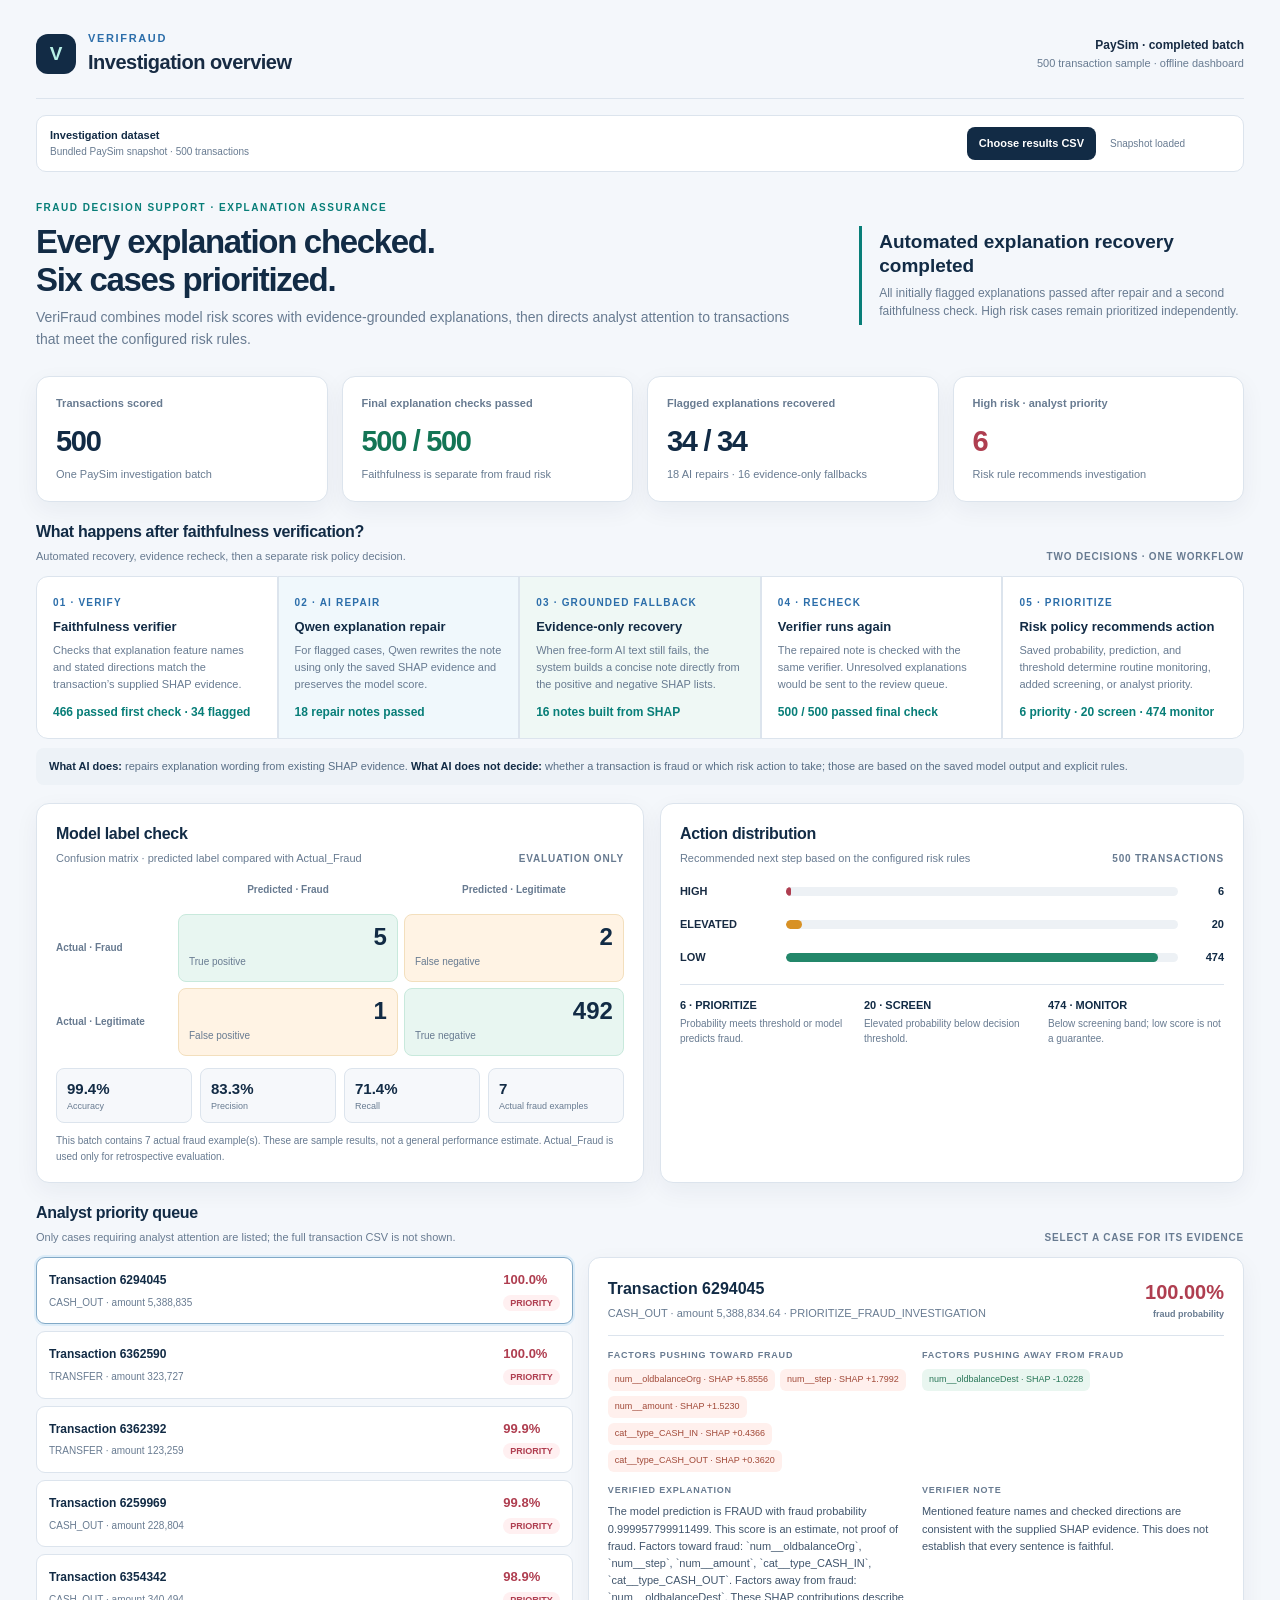
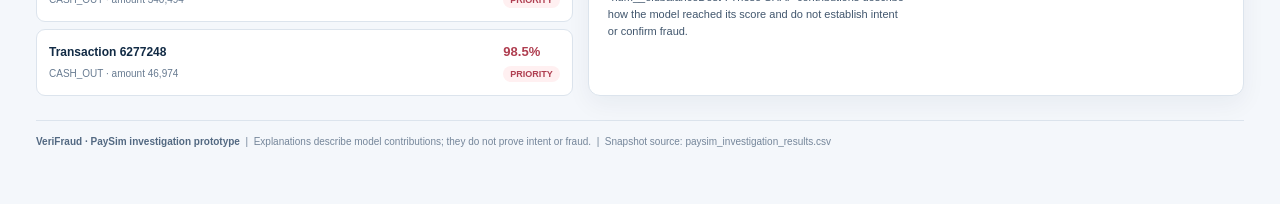
<file: paysim_investigation_dashboard.html>
<!doctype html>
<html lang="en"><head><meta charset="utf-8"><meta name="viewport" content="width=device-width,initial-scale=1"><meta name="theme-color" content="#f4f7fb">
<title>VeriFraud | Investigation Overview</title>
<style>
:root{--ink:#172b43;--muted:#687b91;--soft:#91a0b1;--line:#dce4ed;--paper:#f4f7fb;--white:#fff;--navy:#122b45;--blue:#2c6eaa;--blue2:#eaf3fb;--teal:#087e78;--tealbg:#e6f6f2;--amber:#a66308;--amberbg:#fff4df;--red:#af3e50;--redbg:#fff0f1;--green:#137555;--shadow:0 8px 25px rgba(20,45,72,.055)}*{box-sizing:border-box}body{margin:0;background:var(--paper);color:var(--ink);font:14px/1.55 Inter,Segoe UI,Arial,sans-serif}.page{max-width:1380px;margin:auto;padding:30px 36px 54px}.masthead{display:flex;align-items:center;justify-content:space-between;border-bottom:1px solid var(--line);padding-bottom:20px}.identity{display:flex;align-items:center;gap:12px}.logo{width:40px;height:40px;border-radius:12px;background:var(--navy);display:grid;place-items:center;color:#b7f1e7;font-size:19px;font-weight:800}.brand{font-size:11px;font-weight:800;letter-spacing:.15em;color:var(--blue);text-transform:uppercase}.product{font-size:20px;font-weight:720;letter-spacing:-.025em}.batch{font-size:11px;color:var(--muted);text-align:right}.batch b{display:block;color:var(--ink);font-size:12px}.data-picker{display:flex;align-items:center;gap:14px;margin:16px 0 0;padding:11px 13px;background:#fff;border:1px solid var(--line);border-radius:10px}.data-picker div{display:flex;flex-direction:column;flex:1}.data-picker strong{font-size:11px;color:var(--navy)}.data-picker span{font-size:10px;color:var(--muted)}.pick-button{display:inline-flex;align-items:center;justify-content:center;background:var(--navy);color:#fff;border-radius:8px;padding:8px 12px;font-size:11px;font-weight:700;cursor:pointer}.pick-button:hover{background:#214d73}#loadStatus{min-width:120px}.hero{display:grid;grid-template-columns:1.55fr .75fr;gap:28px;align-items:center;padding:28px 0 25px}.eyebrow{font-size:10px;font-weight:800;letter-spacing:.15em;color:var(--teal);text-transform:uppercase}.hero h1{font-size:33px;line-height:1.15;letter-spacing:-.04em;margin:7px 0 9px;color:var(--navy)}.hero p{max-width:760px;color:var(--muted);margin:0}.hero-callout{border-left:3px solid var(--teal);padding:4px 0 4px 17px}.hero-callout strong{font-size:19px;color:var(--navy);display:block;line-height:1.25}.hero-callout span{display:block;color:var(--muted);font-size:12px;margin-top:6px}.kpis{display:grid;grid-template-columns:repeat(4,1fr);gap:14px;margin-bottom:17px}.card{background:var(--white);border:1px solid var(--line);border-radius:13px;padding:18px 19px;box-shadow:var(--shadow)}.k-label{font-size:11px;color:var(--muted);font-weight:650}.k-value{font-size:29px;font-weight:760;letter-spacing:-.045em;color:var(--navy);margin:7px 0 2px}.k-note{font-size:11px;color:var(--muted)}.green{color:var(--green)}.red{color:var(--red)}.amber{color:var(--amber)}.section{margin-top:18px}.section-head{display:flex;justify-content:space-between;align-items:end;margin-bottom:11px}.section-head h2{font-size:16px;margin:0;color:var(--navy);letter-spacing:-.02em}.section-head p{font-size:11px;color:var(--muted);margin:3px 0 0}.section-tag{font-size:10px;font-weight:750;letter-spacing:.08em;color:var(--muted);text-transform:uppercase}.workflow{display:grid;grid-template-columns:repeat(5,1fr);gap:0;overflow:hidden}.step{position:relative;padding:18px 16px 16px;background:var(--white);border:1px solid var(--line);min-height:150px}.step:first-child{border-radius:12px 0 0 12px}.step:last-child{border-radius:0 12px 12px 0}.stepnum{font-size:10px;letter-spacing:.12em;color:var(--blue);font-weight:800}.step h3{font-size:13px;line-height:1.3;margin:9px 0 6px;color:var(--navy)}.step p{font-size:11px;color:var(--muted);margin:0}.step .result{font-weight:750;color:var(--teal);font-size:12px;margin-top:10px}.step.ai{background:#f0f8fc}.step.fallback{background:#eff8f5}.rule-note{margin-top:9px;background:#edf2f7;border-radius:8px;padding:10px 13px;color:#596f86;font-size:11px}.rule-note b{color:var(--navy)}.analysis{display:grid;grid-template-columns:1.02fr .98fr;gap:16px}.chart-card{min-height:285px}.matrix{display:grid;grid-template-columns:116px 1fr 1fr;grid-template-rows:30px 1fr 1fr;gap:6px;margin-top:8px;align-items:stretch}.col-label{font-size:10px;color:var(--muted);text-align:center;padding:4px;font-weight:650}.row-label{font-size:10px;color:var(--muted);display:flex;align-items:center;font-weight:650}.mcell{min-height:66px;border-radius:8px;padding:9px 10px;background:#f0f5fa;border:1px solid var(--line)}.mcell.good{background:#e8f6f1;border-color:#c8e9dc}.mcell.warn{background:#fff3e4;border-color:#f3dfbd}.mcell .count{display:block;font-size:24px;font-weight:780;color:var(--navy);line-height:1.1}.mcell .label{font-size:10px;color:var(--muted)}.metrics{display:flex;gap:8px;margin-top:12px}.metric{flex:1;background:#f6f8fb;border:1px solid var(--line);border-radius:8px;padding:8px 10px}.metric strong{display:block;font-size:15px;color:var(--navy)}.metric span{display:block;font-size:9px;color:var(--muted)}.sample-note{font-size:10px;color:var(--muted);margin:10px 0 0}.risk-row{display:grid;grid-template-columns:94px 1fr 34px;gap:12px;align-items:center;margin:16px 0;font-size:11px}.risk-name{font-weight:700;color:var(--ink)}.bar{height:9px;border-radius:99px;background:#edf1f5;overflow:hidden}.bar i{height:100%;display:block;border-radius:99px}.count{font-weight:750;text-align:right;color:var(--navy)}.action-map{border-top:1px solid var(--line);margin-top:18px;padding-top:12px;display:grid;grid-template-columns:repeat(3,1fr);gap:8px}.action{font-size:10px;color:var(--muted)}.action b{display:block;color:var(--navy);font-size:11px;margin-bottom:2px}.cases{display:grid;grid-template-columns:.9fr 1.1fr;gap:15px}.case-list{display:flex;flex-direction:column;gap:7px}.case{background:var(--white);border:1px solid var(--line);border-radius:9px;padding:11px 12px;display:grid;grid-template-columns:1fr auto;align-items:center;gap:5px;cursor:pointer;text-align:left;color:inherit;font:inherit}.case:hover,.case.active{border-color:#81a9c7;box-shadow:0 0 0 2px #dcecf8}.case-id{font-size:12px;font-weight:750;color:var(--navy)}.case-meta{font-size:10px;color:var(--muted)}.case-score{text-align:right;font-size:13px;font-weight:750;color:var(--red)}.pill{font-size:9px;font-weight:800;border-radius:99px;padding:3px 7px;background:var(--redbg);color:var(--red);white-space:nowrap}.detail{background:var(--white);border:1px solid var(--line);border-radius:12px;padding:19px;min-height:300px;box-shadow:var(--shadow)}.detail-top{display:flex;justify-content:space-between;gap:12px;border-bottom:1px solid var(--line);padding-bottom:13px}.detail-top h3{margin:0;color:var(--navy);font-size:16px}.detail-top p{margin:3px 0 0;color:var(--muted);font-size:11px}.detail-score{text-align:right;font-size:20px;font-weight:780;color:var(--red)}.detail-score small{display:block;font-size:9px;color:var(--muted);font-weight:600}.detail-grid{display:grid;grid-template-columns:1fr 1fr;gap:12px;margin-top:13px}.detail-block h4{font-size:9px;letter-spacing:.09em;text-transform:uppercase;color:var(--muted);margin:0 0 6px}.detail-block p{font-size:11px;color:#41566d;margin:0;white-space:pre-wrap}.feature-list{display:flex;flex-wrap:wrap;gap:5px}.feature{font-size:9px;padding:4px 7px;border-radius:6px;background:#eef3f8;color:#455d75}.feature.pos{background:#fff0ed;color:#a14938}.feature.neg{background:#e9f6f0;color:#287657}.empty-detail{display:grid;place-items:center;min-height:260px;text-align:center;color:var(--muted);font-size:12px}.foot{border-top:1px solid var(--line);margin-top:24px;padding-top:13px;color:#75869a;font-size:10px}.foot strong{color:#536982}@media(max-width:950px){.page{padding:22px 18px 40px}.hero{grid-template-columns:1fr}.workflow{grid-template-columns:1fr 1fr}.step,.step:first-child,.step:last-child{border-radius:0}.analysis{grid-template-columns:1fr}.cases{grid-template-columns:1fr}.kpis{grid-template-columns:repeat(2,1fr)}}@media(max-width:560px){.data-picker{flex-wrap:wrap}.data-picker div{flex-basis:100%}#loadStatus{min-width:0}.page{padding:16px 12px 30px}.masthead{align-items:flex-start}.hero h1{font-size:27px}.workflow{grid-template-columns:1fr}.step{min-height:unset}.kpis{gap:8px}.card{padding:14px}.k-value{font-size:24px}.detail-grid{grid-template-columns:1fr}.metrics{flex-wrap:wrap}.metric{min-width:28%}.section-head{align-items:start;gap:10px;flex-direction:column}}
</style></head><body><main class="page">
<header class="masthead"><div class="identity"><div class="logo">V</div><div><div class="brand">VeriFraud</div><div class="product">Investigation overview</div></div></div><div class="batch"><b>PaySim · completed batch</b>500 transaction sample · offline dashboard</div></header>
<div class="data-picker"><div><strong>Investigation dataset</strong><span id="sourceName">Bundled PaySim snapshot · 500 transactions</span></div><label class="pick-button" for="csvFile">Choose results CSV<input id="csvFile" type="file" accept=".csv,text/csv" hidden></label><span id="loadStatus" role="status">Snapshot loaded</span></div>
<section class="hero"><div><div class="eyebrow">Fraud decision support · explanation assurance</div><h1>Every explanation checked.<br>Six cases prioritized.</h1><p>VeriFraud combines model risk scores with evidence-grounded explanations, then directs analyst attention to transactions that meet the configured risk rules.</p></div><div class="hero-callout"><strong>Automated explanation recovery completed</strong><span><span id="recoverySummary">All initially flagged explanations passed after repair and a second faithfulness check. High risk cases remain prioritized independently.</span></span></div></section>
<section class="kpis"><article class="card"><div class="k-label">Transactions scored</div><div class="k-value" id="total"></div><div class="k-note">One PaySim investigation batch</div></article><article class="card"><div class="k-label">Final explanation checks passed</div><div class="k-value green" id="faithful"></div><div class="k-note">Faithfulness is separate from fraud risk</div></article><article class="card"><div class="k-label">Flagged explanations recovered</div><div class="k-value" id="repaired"></div><div class="k-note" id="repairSplit"></div></article><article class="card"><div class="k-label">High risk · analyst priority</div><div class="k-value red" id="escalated"></div><div class="k-note">Risk rule recommends investigation</div></article></section>
<section class="section"><div class="section-head"><div><h2>What happens after faithfulness verification?</h2><p>Automated recovery, evidence recheck, then a separate risk policy decision.</p></div><span class="section-tag">Two decisions · one workflow</span></div><div class="workflow">
<article class="step"><div class="stepnum">01 · VERIFY</div><h3>Faithfulness verifier</h3><p>Checks that explanation feature names and stated directions match the transaction’s supplied SHAP evidence.</p><div class="result" id="verifyFlow"></div></article>
<article class="step ai"><div class="stepnum">02 · AI REPAIR</div><h3>Qwen explanation repair</h3><p>For flagged cases, Qwen rewrites the note using only the saved SHAP evidence and preserves the model score.</p><div class="result" id="llmFlow"></div></article>
<article class="step fallback"><div class="stepnum">03 · GROUNDED FALLBACK</div><h3>Evidence-only recovery</h3><p>When free-form AI text still fails, the system builds a concise note directly from the positive and negative SHAP lists.</p><div class="result" id="fallbackFlow"></div></article>
<article class="step"><div class="stepnum">04 · RECHECK</div><h3>Verifier runs again</h3><p>The repaired note is checked with the same verifier. Unresolved explanations would be sent to the review queue.</p><div class="result" id="recheckFlow"></div></article>
<article class="step"><div class="stepnum">05 · PRIORITIZE</div><h3>Risk policy recommends action</h3><p>Saved probability, prediction, and threshold determine routine monitoring, added screening, or analyst priority.</p><div class="result" id="actionFlow"></div></article>
</div><div class="rule-note"><b>What AI does:</b> repairs explanation wording from existing SHAP evidence. <b>What AI does not decide:</b> whether a transaction is fraud or which risk action to take; those are based on the saved model output and explicit rules.</div></section>
<section class="section analysis"><article class="card chart-card"><div class="section-head"><div><h2>Model label check</h2><p>Confusion matrix · predicted label compared with Actual_Fraud</p></div><span class="section-tag">Evaluation only</span></div><div class="matrix"><div></div><div class="col-label">Predicted · Fraud</div><div class="col-label">Predicted · Legitimate</div><div class="row-label">Actual · Fraud</div><div class="mcell good"><span class="count" id="tp"></span><span class="label">True positive</span></div><div class="mcell warn"><span class="count" id="fn"></span><span class="label">False negative</span></div><div class="row-label">Actual · Legitimate</div><div class="mcell warn"><span class="count" id="fp"></span><span class="label">False positive</span></div><div class="mcell good"><span class="count" id="tn"></span><span class="label">True negative</span></div></div><div class="metrics"><div class="metric"><strong id="accuracy"></strong><span>Accuracy</span></div><div class="metric"><strong id="precision"></strong><span>Precision</span></div><div class="metric"><strong id="recall"></strong><span>Recall</span></div><div class="metric"><strong id="fraudN"></strong><span>Actual fraud examples</span></div></div><p class="sample-note"><span id="sampleNote">This batch contains only seven fraud examples. These results describe this sample and are not a general performance estimate. Actual_Fraud is used here for retrospective evaluation only.</span></p></article>
<article class="card chart-card"><div class="section-head"><div><h2>Action distribution</h2><p>Recommended next step based on the configured risk rules</p></div><span class="section-tag">500 transactions</span></div><div id="riskBars"></div><div class="action-map"><div class="action"><b><span id="highActionCount">6</span> · PRIORITIZE</b>Probability meets threshold or model predicts fraud.</div><div class="action"><b><span id="elevatedActionCount">20</span> · SCREEN</b>Elevated probability below decision threshold.</div><div class="action"><b><span id="lowActionCount">474</span> · MONITOR</b>Below screening band; low score is not a guarantee.</div></div></article></section>
<section class="section"><div class="section-head"><div><h2>Analyst priority queue</h2><p>Only cases requiring analyst attention are listed; the full transaction CSV is not shown.</p></div><span class="section-tag">Select a case for its evidence</span></div><div class="cases"><div class="case-list" id="caseList"></div><article class="detail" id="caseDetail"><div class="empty-detail">Select a priority case to view its recommendation and explanation evidence.</div></article></div></section>
<footer class="foot"><strong>VeriFraud · PaySim investigation prototype</strong> &nbsp;|&nbsp; Explanations describe model contributions; they do not prove intent or fraud. &nbsp;|&nbsp; Snapshot source: paysim_investigation_results.csv</footer>
</main><script>
const bundledCases=[{"id":"6294045","type":"CASH_OUT","amount":5388834.64,"probability":0.999957799911499,"action":"PRIORITIZE_FRAUD_INVESTIGATION","reason":"Mentioned feature names and checked directions are consistent with the supplied SHAP evidence. This does not establish that every sentence is faithful.","explanation":"The model prediction is FRAUD with fraud probability 0.999957799911499. This score is an estimate, not proof of fraud. Factors toward fraud: `num__oldbalanceOrg`, `num__step`, `num__amount`, `cat__type_CASH_IN`, `cat__type_CASH_OUT`. Factors away from fraud: `num__oldbalanceDest`. These SHAP contributions describe how the model reached its score and do not establish intent or confirm fraud.","positive":[{"feature":"num__oldbalanceOrg","shap_value":5.85563},{"feature":"num__step","shap_value":1.799213},{"feature":"num__amount","shap_value":1.523032},{"feature":"cat__type_CASH_IN","shap_value":0.436574},{"feature":"cat__type_CASH_OUT","shap_value":0.361986}],"negative":[{"feature":"num__oldbalanceDest","shap_value":-1.022764}],"verification":"FAITHFUL"},{"id":"6362590","type":"TRANSFER","amount":323726.61,"probability":0.9996243715286256,"action":"PRIORITIZE_FRAUD_INVESTIGATION","reason":"Mentioned feature names and checked directions are consistent with the supplied SHAP evidence. This does not establish that every sentence is faithful.","explanation":"Investigation Note:\nThe model predicted this transaction as FRAUD with an estimated probability of 99.96%. The strongest available factors pushing toward fraud are the num__oldbalanceOrg feature with a SHAP contribution of +2.410207, the cat__type_TRANSFER feature with a SHAP contribution of +1.777773, and the num__step feature with a SHAP contribution of +1.776639. An important factor pushing away from fraud is the cat__type_CASH_OUT feature with a SHAP contribution of -0.814012. Given the high model-estimated fraud probability, a cautious next step for a human investigator would be to review the transaction details, including the source and destination balances, to confirm the legitimacy of the transaction and investigate any anomalies or inconsistencies.","positive":[{"feature":"num__oldbalanceOrg","shap_value":2.410207},{"feature":"cat__type_TRANSFER","shap_value":1.777773},{"feature":"num__step","shap_value":1.776639},{"feature":"num__oldbalanceDest","shap_value":1.232508},{"feature":"cat__type_CASH_IN","shap_value":0.397693}],"negative":[{"feature":"cat__type_CASH_OUT","shap_value":-0.814012}],"verification":"FAITHFUL"},{"id":"6362392","type":"TRANSFER","amount":123259.24,"probability":0.9989722967147828,"action":"PRIORITIZE_FRAUD_INVESTIGATION","reason":"Mentioned feature names and checked directions are consistent with the supplied SHAP evidence. This does not establish that every sentence is faithful.","explanation":"Investigation Note:\nThe model predicted this transaction as FRAUD with an estimated probability of 99.90%. The strongest available factors pushing toward fraud are associated with the transaction type (cat__type_TRANSFER with a SHAP contribution of +1.892978), the old balance origin (num__oldbalanceOrg with a SHAP contribution of +1.574506), the step (num__step with a SHAP contribution of +1.312276), and the old balance destination (num__oldbalanceDest with a SHAP contribution of +1.252718). An important factor pushing away from fraud is the transaction type being CASH_OUT (cat__type_CASH_OUT with a SHAP contribution of -0.672404). Given the strong model prediction and the significant positive SHAP contributions from various features, a human investigator should be cautious and conduct a thorough review, including cross-referencing with other available data and possibly additional forensic analysis.","positive":[{"feature":"cat__type_TRANSFER","shap_value":1.892978},{"feature":"num__oldbalanceOrg","shap_value":1.574506},{"feature":"num__step","shap_value":1.312276},{"feature":"num__oldbalanceDest","shap_value":1.252718},{"feature":"cat__type_CASH_IN","shap_value":0.375334}],"negative":[{"feature":"cat__type_CASH_OUT","shap_value":-0.672404}],"verification":"FAITHFUL"},{"id":"6259969","type":"CASH_OUT","amount":228803.98,"probability":0.9981452226638794,"action":"PRIORITIZE_FRAUD_INVESTIGATION","reason":"Mentioned feature names and checked directions are consistent with the supplied SHAP evidence. This does not establish that every sentence is faithful.","explanation":"Investigation Note:\nThe model predicted this transaction as FRAUD with an estimated probability of 99.81%. The strongest available factors pushing toward fraud are attributed to the features num__oldbalanceOrg, num__step, num__oldbalanceDest, cat__type_CASH_IN, and cat__type_PAYMENT, each with significant positive SHAP contributions. An important factor pushing away from fraud is the feature cat__type_TRANSFER, with a negative SHAP contribution. Given the high estimated probability and the strong push toward fraud, a human investigator should be cautious and conduct a thorough review, including cross-referencing with other available data and possibly contacting the customer for additional verification.","positive":[{"feature":"num__oldbalanceOrg","shap_value":2.323906},{"feature":"num__step","shap_value":2.217747},{"feature":"num__oldbalanceDest","shap_value":0.427422},{"feature":"cat__type_CASH_IN","shap_value":0.379331},{"feature":"cat__type_PAYMENT","shap_value":0.282421}],"negative":[{"feature":"cat__type_TRANSFER","shap_value":-0.408975}],"verification":"FAITHFUL"},{"id":"6354342","type":"CASH_OUT","amount":340493.51,"probability":0.9894549250602722,"action":"PRIORITIZE_FRAUD_INVESTIGATION","reason":"Mentioned feature names and checked directions are consistent with the supplied SHAP evidence. This does not establish that every sentence is faithful.","explanation":"Investigation Note:\nThe model predicted this transaction as FRAUD with an estimated probability of 98.95%. The strongest available factors pushing toward fraud are attributed to the features num__oldbalanceOrg with a SHAP contribution of +2.663821 and cat__type_CASH_OUT with a SHAP contribution of +0.244272. Important factors pushing away from fraud are num__oldbalanceDest with a SHAP contribution of -1.070778 and num__amount with a SHAP contribution of -0.937722. Given the model's strong prediction and the significant positive SHAP contributions from features pushing toward fraud, a human investigator should carefully review this transaction, considering the model's output as a strong indication of potential fraud, but not a definitive proof.","positive":[{"feature":"num__oldbalanceOrg","shap_value":2.663821},{"feature":"num__step","shap_value":2.179574},{"feature":"cat__type_CASH_IN","shap_value":0.404884},{"feature":"cat__type_PAYMENT","shap_value":0.273464},{"feature":"cat__type_CASH_OUT","shap_value":0.244272}],"negative":[{"feature":"num__oldbalanceDest","shap_value":-1.070778},{"feature":"num__amount","shap_value":-0.937722}],"verification":"FAITHFUL"},{"id":"6277248","type":"CASH_OUT","amount":46973.96,"probability":0.984632134437561,"action":"PRIORITIZE_FRAUD_INVESTIGATION","reason":"Mentioned feature names and checked directions are consistent with the supplied SHAP evidence. This does not establish that every sentence is faithful.","explanation":"Investigation Note:\nThe model predicted this transaction as FRAUD with an estimated probability of 98.46%. The strongest available factors pushing toward fraud are num__step with a SHAP contribution of +1.769616 and num__oldbalanceOrg with a contribution of +1.240356. Important factors pushing away from fraud are cat__type_TRANSFER with a contribution of -0.433657 and num__amount with a contribution of -0.424995. Given the high model-estimated fraud probability, a human investigator should proceed with caution, carefully reviewing the transaction details and context, as the evidence is strong but not conclusive.","positive":[{"feature":"num__step","shap_value":1.769616},{"feature":"num__oldbalanceOrg","shap_value":1.240356},{"feature":"cat__type_PAYMENT","shap_value":0.545755},{"feature":"cat__type_CASH_OUT","shap_value":0.296105},{"feature":"cat__type_CASH_IN","shap_value":0.265453}],"negative":[{"feature":"cat__type_TRANSFER","shap_value":-0.433657},{"feature":"num__amount","shap_value":-0.424995}],"verification":"FAITHFUL"}];
const bundledStats={"total":500,"faithful":500,"llm":18,"fallback":16,"flagged":34,"risk":{"HIGH":6,"ELEVATED":20,"LOW":474},"tp":5,"fn":2,"fp":1,"tn":492,"actual_fraud":7,"accuracy":0.994,"precision":0.8333333333333334,"recall":0.7142857142857143};
const esc=s=>String(s??'').replace(/[&<>"']/g,c=>({'&':'&amp;','<':'&lt;','>':'&gt;','"':'&quot;',"'":'&#39;'}[c]));
const pct=x=>`${(100*Number(x||0)).toFixed(1)}%`;
let currentCases=bundledCases,currentStats=bundledStats;
function renderDashboard(stats,cases,source){
 currentStats=stats;currentCases=cases;
 const n=stats.total,faithful=stats.faithful,llm=stats.llm,fb=stats.fallback,flagged=stats.flagged;
 const high=cases,elevatedCount=stats.risk.ELEVATED||0,lowCount=stats.risk.LOW||0;
 document.getElementById('total').textContent=n.toLocaleString();
 document.getElementById('faithful').textContent=`${faithful} / ${n}`;
 document.getElementById('repaired').textContent=`${llm+fb} / ${flagged}`;
 document.getElementById('repairSplit').textContent=`${llm} AI repairs · ${fb} evidence-only fallbacks`;
 document.getElementById('escalated').textContent=high.length;
 document.getElementById('verifyFlow').textContent=`${Math.max(0,n-flagged)} passed first check · ${flagged} flagged`;
 document.getElementById('llmFlow').textContent=`${llm} repair notes passed`;
 document.getElementById('fallbackFlow').textContent=`${fb} notes built from SHAP`;
 document.getElementById('recheckFlow').textContent=`${faithful} / ${n} passed final check`;
 document.getElementById('actionFlow').textContent=`${high.length} priority · ${elevatedCount} screen · ${lowCount} monitor`;
 document.getElementById('tp').textContent=stats.tp;document.getElementById('fn').textContent=stats.fn;
 document.getElementById('fp').textContent=stats.fp;document.getElementById('tn').textContent=stats.tn;
 document.getElementById('accuracy').textContent=pct(stats.accuracy);
 document.getElementById('precision').textContent=pct(stats.precision);
 document.getElementById('recall').textContent=pct(stats.recall);
 document.getElementById('fraudN').textContent=String(stats.actual_fraud);
 document.getElementById('sampleNote').textContent=`This batch contains ${stats.actual_fraud} actual fraud example(s). These are sample results, not a general performance estimate. Actual_Fraud is used only for retrospective evaluation.`;
 document.getElementById('highActionCount').textContent=high.length;
 document.getElementById('elevatedActionCount').textContent=elevatedCount;
 document.getElementById('lowActionCount').textContent=lowCount;
 document.getElementById('sourceName').textContent=source;
 const bands=[['HIGH',high.length,'#af3e50'],['ELEVATED',elevatedCount,'#d89124'],['LOW',lowCount,'#23876a']];
 document.getElementById('riskBars').innerHTML=bands.map(([label,count,color])=>`<div class="risk-row"><span class="risk-name">${label}</span><div class="bar"><i style="width:${n?count/n*100:0}%;background:${color}"></i></div><span class="count">${count}</span></div>`).join('');
 document.getElementById('caseList').innerHTML=high.map((x,i)=>`<button class="case ${i===0?'active':''}" onclick="chooseCase(${i})"><span><span class="case-id">Transaction ${esc(x.id)}</span><br><span class="case-meta">${esc(x.type)} · amount ${Number(x.amount||0).toLocaleString(undefined,{maximumFractionDigits:0})}</span></span><span><span class="case-score">${(100*Number(x.probability||0)).toFixed(1)}%</span><br><span class="pill">PRIORITY</span></span></button>`).join('')||'<div class="card">No cases meet the current escalation rules.</div>';
 if(high.length)chooseCase(0);else document.getElementById('caseDetail').innerHTML='<div class="empty-detail">No priority case is currently selected.</div>';
}
function featureTags(items,kind){return (items||[]).map(f=>`<span class="feature ${kind}">${esc(f.feature)} · SHAP ${Number(f.shap_value)>=0?'+':''}${Number(f.shap_value||0).toFixed(4)}</span>`).join('')||'<span class="feature">No listed evidence</span>'}
function chooseCase(i){document.querySelectorAll('.case').forEach((b,j)=>b.classList.toggle('active',j===i));const x=currentCases[i];if(!x)return;document.getElementById('caseDetail').innerHTML=`<div class="detail-top"><div><h3>Transaction ${esc(x.id)}</h3><p>${esc(x.type)} · amount ${Number(x.amount||0).toLocaleString(undefined,{minimumFractionDigits:2,maximumFractionDigits:2})} · ${esc(x.action)}</p></div><div class="detail-score">${(100*Number(x.probability||0)).toFixed(2)}%<small>fraud probability</small></div></div><div class="detail-grid"><div class="detail-block"><h4>Factors pushing toward fraud</h4><div class="feature-list">${featureTags(x.positive,'pos')}</div></div><div class="detail-block"><h4>Factors pushing away from fraud</h4><div class="feature-list">${featureTags(x.negative,'neg')}</div></div><div class="detail-block"><h4>Verified explanation</h4><p>${esc(x.explanation)}</p></div><div class="detail-block"><h4>Verifier note</h4><p>${esc(x.reason)}</p></div></div>`}
function parseCsv(text){
 const out=[];let row=[],field='',quoted=false;
 for(let i=0;i<text.length;i++){const c=text[i];
  if(quoted){if(c==='"'&&text[i+1]==='"'){field+='"';i++}else if(c==='"'){quoted=false}else field+=c}
  else if(c==='"'&&field.length===0)quoted=true;
  else if(c===','){row.push(field);field=''}
  else if(c==='\n'){row.push(field.replace(/\r$/,''));out.push(row);row=[];field=''}
  else field+=c;
 }
 if(field.length||row.length){row.push(field.replace(/\r$/,''));out.push(row)}
 if(!out.length)return [];
 const headers=out.shift().map((h,i)=>i===0?h.replace(/^\uFEFF/,'').trim():h.trim());
 return out.filter(r=>r.some(v=>v.trim()!=='')).map(r=>Object.fromEntries(headers.map((h,i)=>[h,(r[i]??'').trim()])));
}
function number(v){const x=Number(String(v??'').replace(/,/g,''));return Number.isFinite(x)?x:0}
function parseFeatureList(value){try{const x=JSON.parse(value||'[]');return Array.isArray(x)?x:[]}catch{return []}}
function derive(rows){
 const required=['TransactionIndex','Fraud_Probability','Prediction','Actual_Fraud','Risk_Level','Verification_Status','Original_Verification_Status','LLM_Status','Escalation_Recommended'];
 const missing=required.filter(k=>!Object.hasOwn(rows[0]||{},k));if(missing.length)throw new Error(`Missing columns: ${missing.join(', ')}`);
 const flag=r=>String(r.Escalation_Recommended).toUpperCase()==='YES'||String(r.Risk_Level).toUpperCase()==='HIGH';
 const cases=rows.filter(flag).map(r=>({id:r.TransactionIndex,type:r.type||'Unknown',amount:number(r.amount),probability:number(r.Fraud_Probability),action:r.Recommended_Action||'Review transaction',reason:r.Reason||'',explanation:r.LLM_Explanation||'',positive:parseFeatureList(r.Top_Positive_Features),negative:parseFeatureList(r.Top_Negative_Features)})).sort((a,b)=>b.probability-a.probability);
 const actual=rows.map(r=>['1','1.0','true','yes'].includes(String(r.Actual_Fraud).toLowerCase()));
 const predicted=rows.map(r=>['fraud','1','true','yes'].includes(String(r.Prediction).toLowerCase()));
 let tp=0,fn=0,fp=0,tn=0;rows.forEach((r,i)=>{if(actual[i]&&predicted[i])tp++;else if(actual[i])fn++;else if(predicted[i])fp++;else tn++});
 const risk={HIGH:0,ELEVATED:0,LOW:0};rows.forEach(r=>{const k=String(r.Risk_Level).toUpperCase();if(k in risk)risk[k]++});
 const llm=rows.filter(r=>r.LLM_Status==='REPAIRED_AND_VERIFIED').length;
 const fallback=rows.filter(r=>r.LLM_Status==='DETERMINISTIC_SHAP_FALLBACK_VERIFIED').length;
 const flagged=rows.filter(r=>r.Original_Verification_Status==='REVIEW_REQUIRED').length;
 const faithful=rows.filter(r=>r.Verification_Status==='FAITHFUL').length;
 return {cases,stats:{total:rows.length,faithful,llm,fallback,flagged,risk,tp,fn,fp,tn,actual_fraud:actual.filter(Boolean).length,accuracy:rows.length?(tp+tn)/rows.length:0,precision:tp+fp?tp/(tp+fp):0,recall:tp+fn?tp/(tp+fn):0}};
}
document.getElementById('csvFile').addEventListener('change',async e=>{
 const file=e.target.files&&e.target.files[0];if(!file)return;
 const status=document.getElementById('loadStatus');status.textContent='Reading CSV locally…';
 try{const rows=parseCsv(await file.text());if(!rows.length)throw new Error('The CSV has no transaction rows.');const loaded=derive(rows);renderDashboard(loaded.stats,loaded.cases,file.name);status.textContent=`Loaded ${rows.length} rows locally`}
 catch(err){status.textContent=`Could not load file: ${err.message}`;status.style.color='var(--red)'}
});
renderDashboard(bundledStats,bundledCases,'Bundled PaySim snapshot · 500 transactions');
</script></body></html>
</file>
